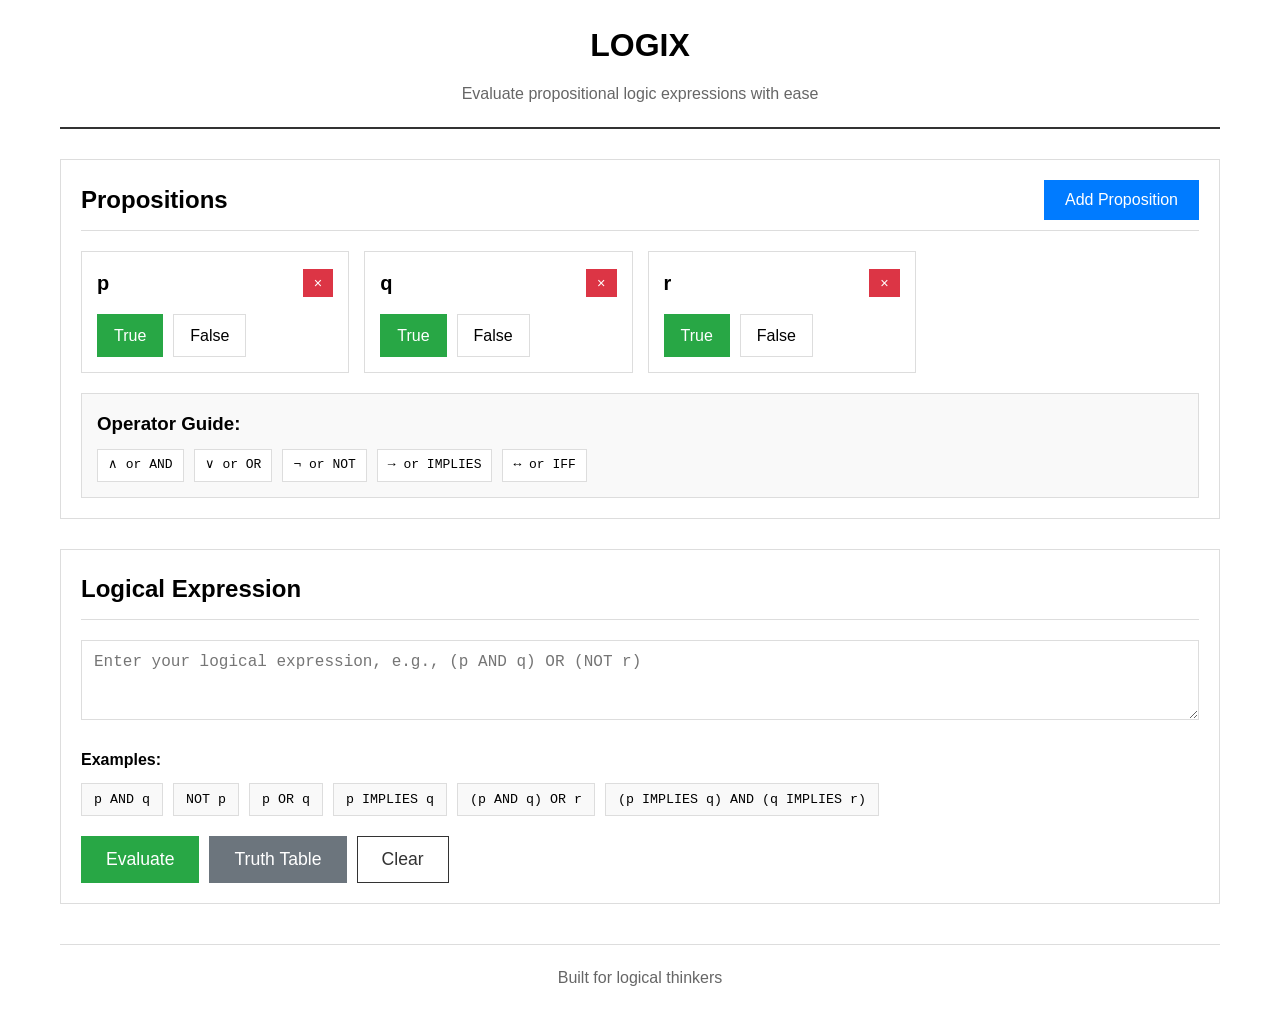
<file: index.html>
<!DOCTYPE html>
<html lang="en">

<head>
    <meta charset="UTF-8">
    <meta name="viewport" content="width=device-width, initial-scale=1.0">
    <!-- Primary SEO Metadata -->
    <title>LOGIX - Propositional Logic Calculator & Truth Table Generator</title>
    <meta name="title" content="LOGIX - Propositional Logic Calculator & Truth Table Generator">
    <meta name="description" content="Solve logic problems instantly with LOGIX. Evaluate complex propositional logic expressions, build truth tables, and test operators like AND, OR, NOT, IMPLIES, and IFF.">
    <meta name="keywords" content="logic calculator, propositional logic evaluator, truth table generator, discrete math calculator, boolean logic solver, logic problem solver, logix, truth table calculator">
    <meta name="robots" content="index, follow">
    <link rel="preconnect" href="https://fonts.googleapis.com">
    <link rel="preconnect" href="https://fonts.gstatic.com" crossorigin>
    <link href="https://fonts.googleapis.com/css2?family=Inter:wght@300;400;500;600;700&display=swap" rel="stylesheet">
    <link rel="stylesheet" href="style.css">
</head>

<body>
    <div class="container">
        <header class="header">
            <h1 class="title">
                LOGIX
            </h1>
            <p class="subtitle">Evaluate propositional logic expressions with ease</p>
        </header>

        <main class="main-content">
            <!-- Propositions Section -->
            <section class="section propositions-section">
                <div class="section-header">
                    <h2 class="section-title">Propositions</h2>
                    <button id="add-proposition-btn" class="btn btn-primary">
                        Add Proposition
                    </button>
                </div>
                <div id="propositions-container" class="propositions-container">
                    <!-- Propositions will be added dynamically -->
                </div>
                <div class="operator-guide">
                    <h3 class="guide-title">Operator Guide:</h3>
                    <div class="operators">
                        <span class="operator-chip">∧ or AND</span>
                        <span class="operator-chip">∨ or OR</span>
                        <span class="operator-chip">¬ or NOT</span>
                        <span class="operator-chip">→ or IMPLIES</span>
                        <span class="operator-chip">↔ or IFF</span>
                    </div>
                </div>
            </section>

            <!-- Expression Section -->
            <section class="section expression-section">
                <div class="section-header">
                    <h2 class="section-title">Logical Expression</h2>
                </div>
                <div class="expression-input-wrapper">
                    <textarea id="expression-input" class="expression-input"
                        placeholder="Enter your logical expression, e.g., (p AND q) OR (NOT r)" rows="3"></textarea>
                    <div id="expression-feedback" class="expression-feedback"></div>
                </div>
                <div class="expression-examples">
                    <p class="examples-label">Examples:</p>
                    <div class="examples-container">
                        <button class="example-btn" data-example="p AND q">p AND q</button>
                        <button class="example-btn" data-example="NOT p">NOT p</button>
                        <button class="example-btn" data-example="p OR q">p OR q</button>
                        <button class="example-btn" data-example="p IMPLIES q">p IMPLIES q</button>
                        <button class="example-btn" data-example="(p AND q) OR r">(p AND q) OR r</button>
                        <button class="example-btn" data-example="(p IMPLIES q) AND (q IMPLIES r)">(p IMPLIES q) AND (q
                            IMPLIES r)</button>
                    </div>
                </div>
                <div class="action-buttons">
                    <button id="evaluate-btn" class="btn btn-success btn-large">
                        Evaluate
                    </button>
                    <button id="truth-table-btn" class="btn btn-secondary btn-large">
                        Truth Table
                    </button>
                    <button id="clear-btn" class="btn btn-outline btn-large">
                        Clear
                    </button>
                </div>
            </section>

            <!-- Results Section -->
            <section class="section results-section" id="results-section" style="display: none;">
                <div class="section-header">
                    <h2 class="section-title">Results</h2>
                </div>
                <div id="results-container" class="results-container">
                    <!-- Results will be displayed here -->
                </div>
            </section>

            <!-- Truth Table Section -->
            <section class="section truth-table-section" id="truth-table-section" style="display: none;">
                <div class="section-header">
                    <h2 class="section-title">Truth Table</h2>
                </div>
                <div id="truth-table-container" class="truth-table-container">
                    <!-- Truth table will be displayed here -->
                </div>
            </section>
        </main>

        <footer class="footer">
            <p>Built for logical thinkers</p>
        </footer>
    </div>

    <script src="script.js"></script>
</body>

</html>
</file>
<file: style.css>
* {
    margin: 0;
    padding: 0;
    box-sizing: border-box;
}

body {
    font-family: Arial, sans-serif;
    line-height: 1.6;
    padding: 20px;
    max-width: 1200px;
    margin: 0 auto;
}

/* Header */
.header {
    text-align: center;
    margin-bottom: 30px;
    padding-bottom: 20px;
    border-bottom: 2px solid #333;
}

.title {
    font-size: 2rem;
    margin-bottom: 10px;
}

.subtitle {
    color: #666;
}

/* Sections */
.section {
    margin-bottom: 30px;
    padding: 20px;
    border: 1px solid #ddd;
}

.section-header {
    display: flex;
    justify-content: space-between;
    align-items: center;
    margin-bottom: 20px;
    padding-bottom: 10px;
    border-bottom: 1px solid #ddd;
}

.section-title {
    font-size: 1.5rem;
}

/* Buttons */
.btn {
    padding: 10px 20px;
    border: 1px solid #333;
    background: #fff;
    cursor: pointer;
    font-size: 1rem;
}

.btn:hover {
    background: #f0f0f0;
}

.btn-primary {
    background: #007bff;
    color: white;
    border-color: #007bff;
}

.btn-primary:hover {
    background: #0056b3;
}

.btn-success {
    background: #28a745;
    color: white;
    border-color: #28a745;
}

.btn-success:hover {
    background: #218838;
}

.btn-secondary {
    background: #6c757d;
    color: white;
    border-color: #6c757d;
}

.btn-secondary:hover {
    background: #5a6268;
}

.btn-danger {
    background: #dc3545;
    color: white;
    border-color: #dc3545;
    padding: 5px 10px;
    font-size: 0.9rem;
}

.btn-danger:hover {
    background: #c82333;
}

.btn-outline {
    background: white;
    color: #333;
}

.btn-large {
    padding: 12px 24px;
    font-size: 1.1rem;
}

/* Propositions */
.propositions-container {
    display: grid;
    grid-template-columns: repeat(auto-fill, minmax(250px, 1fr));
    gap: 15px;
    margin-bottom: 20px;
}

.proposition-card {
    border: 1px solid #ddd;
    padding: 15px;
}

.proposition-header {
    display: flex;
    justify-content: space-between;
    align-items: center;
    margin-bottom: 15px;
}

.proposition-name {
    font-size: 1.25rem;
    font-weight: bold;
}

.proposition-value {
    display: flex;
    gap: 10px;
}

.value-option {
    padding: 8px 16px;
    border: 1px solid #ddd;
    background: #fff;
    cursor: pointer;
}

.value-option:hover {
    background: #f0f0f0;
}

.value-option.active-true {
    background: #28a745;
    color: white;
    border-color: #28a745;
}

.value-option.active-false {
    background: #dc3545;
    color: white;
    border-color: #dc3545;
}

/* Operator Guide */
.operator-guide {
    border: 1px solid #ddd;
    padding: 15px;
    background: #f9f9f9;
}

.guide-title {
    font-weight: bold;
    margin-bottom: 10px;
}

.operators {
    display: flex;
    flex-wrap: wrap;
    gap: 10px;
}

.operator-chip {
    padding: 5px 10px;
    border: 1px solid #ddd;
    background: #fff;
    font-family: monospace;
}

/* Expression Input */
.expression-input {
    width: 100%;
    padding: 12px;
    border: 1px solid #ddd;
    font-size: 1rem;
    font-family: monospace;
    resize: vertical;
}

.expression-input:focus {
    outline: none;
    border-color: #007bff;
}

.expression-feedback {
    margin-top: 10px;
    padding: 10px;
    display: none;
}

.expression-feedback.valid {
    display: block;
    background: #d4edda;
    border: 1px solid #28a745;
    color: #155724;
}

.expression-feedback.invalid {
    display: block;
    background: #f8d7da;
    border: 1px solid #dc3545;
    color: #721c24;
}

/* Examples */
.expression-examples {
    margin: 20px 0;
}

.examples-label {
    font-weight: bold;
    margin-bottom: 10px;
}

.examples-container {
    display: flex;
    flex-wrap: wrap;
    gap: 10px;
}

.example-btn {
    padding: 8px 12px;
    border: 1px solid #ddd;
    background: #f9f9f9;
    cursor: pointer;
    font-family: monospace;
}

.example-btn:hover {
    background: #e9e9e9;
}

/* Action Buttons */
.action-buttons {
    display: flex;
    gap: 10px;
    flex-wrap: wrap;
}

/* Results */
.results-container {
    padding: 30px;
    border: 1px solid #ddd;
    text-align: center;
    background: #f9f9f9;
}

.result-value {
    font-size: 3rem;
    font-weight: bold;
    margin-bottom: 15px;
}

.result-value.true {
    color: #28a745;
}

.result-value.false {
    color: #dc3545;
}

.result-expression {
    font-family: monospace;
    color: #666;
}

/* Truth Table */
.truth-table-container {
    overflow-x: auto;
}

.truth-table {
    width: 100%;
    border-collapse: collapse;
}

.truth-table th,
.truth-table td {
    padding: 12px;
    text-align: center;
    border: 1px solid #ddd;
}

.truth-table th {
    background: #f0f0f0;
    font-weight: bold;
}

.truth-table tr:hover {
    background: #f9f9f9;
}

.truth-table .true {
    color: #28a745;
    font-weight: bold;
}

.truth-table .false {
    color: #dc3545;
    font-weight: bold;
}

/* Footer */
.footer {
    text-align: center;
    margin-top: 40px;
    padding: 20px 0;
    color: #666;
    border-top: 1px solid #ddd;
}

/* Responsive */
@media (max-width: 768px) {
    .section-header {
        flex-direction: column;
        align-items: flex-start;
        gap: 10px;
    }

    .propositions-container {
        grid-template-columns: 1fr;
    }

    .action-buttons {
        flex-direction: column;
    }

    .action-buttons .btn {
        width: 100%;
    }
}
</file>
